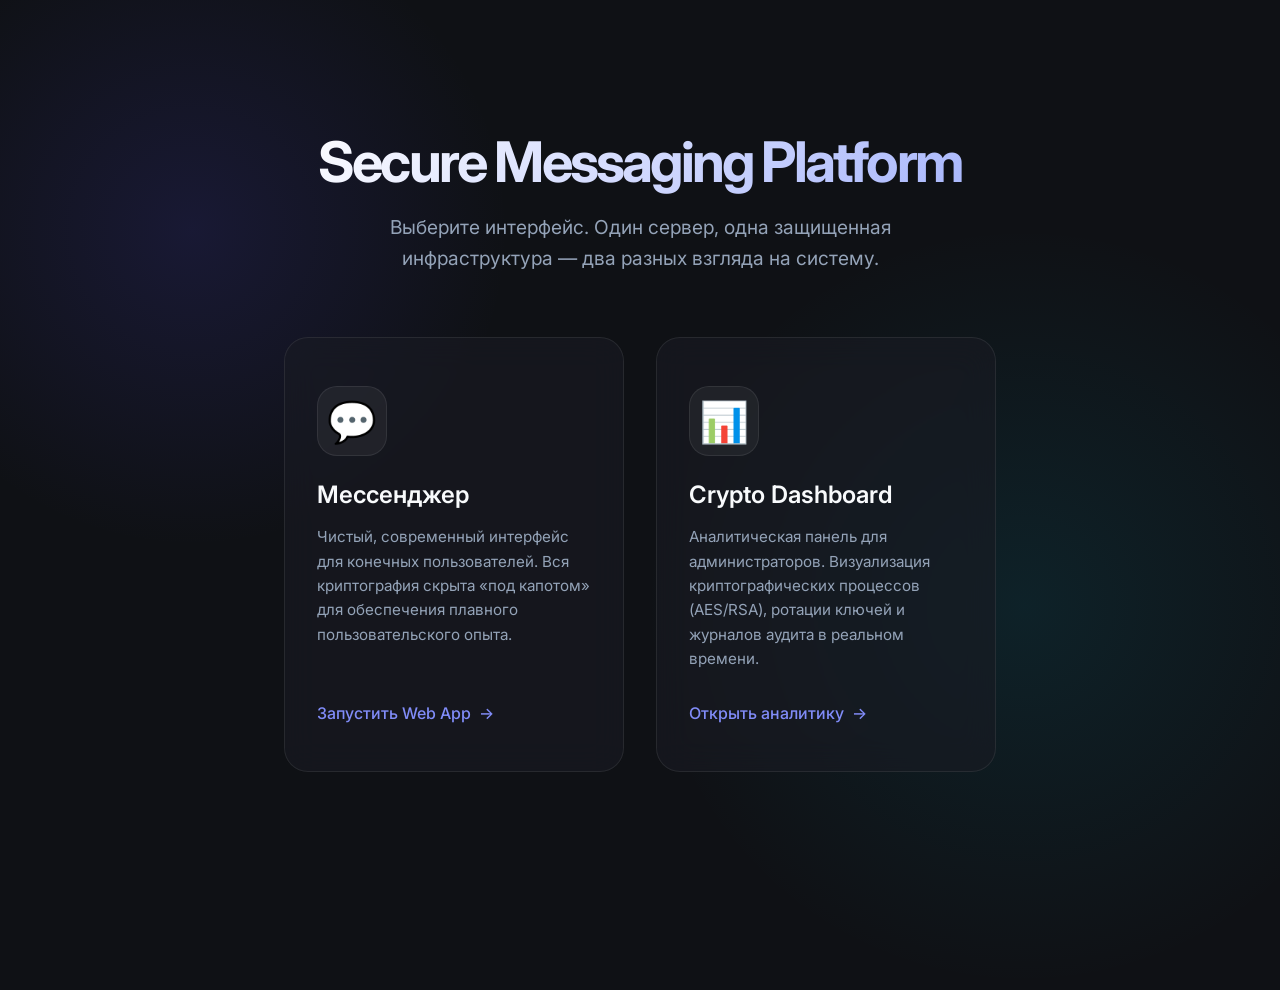
<file: src/main/resources/static/index.html>
<!DOCTYPE html>
<html lang="ru">
<head>
    <meta charset="UTF-8">
    <meta name="viewport" content="width=device-width, initial-scale=1.0">
    <title>Secure Messaging Platform</title>
    <link href="https://fonts.googleapis.com/css2?family=Inter:wght@300;400;500;600;700&display=swap" rel="stylesheet">
    <style>
        :root {
            --bg-color: #0f1115;
            --surface-color: rgba(25, 28, 36, 0.6);
            --primary-glow: #4f46e5;
            --secondary-glow: #06b6d4;
            --text-main: #f8fafc;
            --text-muted: #94a3b8;
            --glass-border: rgba(255, 255, 255, 0.08);
        }

        * {
            box-sizing: border-box;
            margin: 0;
            padding: 0;
            font-family: 'Inter', sans-serif;
        }

        body {
            background-color: var(--bg-color);
            color: var(--text-main);
            min-height: 100vh;
            display: flex;
            flex-direction: column;
            align-items: center;
            justify-content: center;
            overflow: hidden;
            position: relative;
        }

        /* Animated Background Gradients */
        .bg-orb-1 {
            position: absolute;
            top: -10%;
            left: -10%;
            width: 50vw;
            height: 50vw;
            background: radial-gradient(circle, rgba(79,70,229,0.15) 0%, rgba(0,0,0,0) 70%);
            animation: float 15s ease-in-out infinite alternate;
            z-index: -1;
        }

        .bg-orb-2 {
            position: absolute;
            bottom: -10%;
            right: -10%;
            width: 60vw;
            height: 60vw;
            background: radial-gradient(circle, rgba(6,182,212,0.1) 0%, rgba(0,0,0,0) 70%);
            animation: float 20s ease-in-out infinite alternate-reverse;
            z-index: -1;
        }

        @keyframes float {
            0% { transform: translate(0, 0) scale(1); }
            100% { transform: translate(5%, 5%) scale(1.1); }
        }

        .container {
            text-align: center;
            z-index: 10;
            padding: 2rem;
            max-width: 900px;
        }

        h1 {
            font-size: 3.5rem;
            font-weight: 700;
            letter-spacing: -0.05em;
            margin-bottom: 1rem;
            background: linear-gradient(135deg, #fff 0%, #a5b4fc 100%);
            -webkit-background-clip: text;
            -webkit-text-fill-color: transparent;
        }

        p.subtitle {
            font-size: 1.2rem;
            color: var(--text-muted);
            margin-bottom: 4rem;
            max-width: 600px;
            margin-left: auto;
            margin-right: auto;
            line-height: 1.6;
        }

        .cards-container {
            display: flex;
            gap: 2rem;
            justify-content: center;
            flex-wrap: wrap;
        }

        .card {
            background: var(--surface-color);
            backdrop-filter: blur(16px);
            -webkit-backdrop-filter: blur(16px);
            border: 1px solid var(--glass-border);
            border-radius: 24px;
            padding: 3rem 2rem;
            width: 340px;
            text-align: left;
            transition: all 0.4s cubic-bezier(0.175, 0.885, 0.32, 1.275);
            text-decoration: none;
            color: inherit;
            display: flex;
            flex-direction: column;
            position: relative;
            overflow: hidden;
        }

        .card::before {
            content: '';
            position: absolute;
            top: 0; left: 0; right: 0; height: 3px;
            background: linear-gradient(90deg, var(--primary-glow), var(--secondary-glow));
            opacity: 0;
            transition: opacity 0.3s ease;
        }

        .card:hover {
            transform: translateY(-10px) scale(1.02);
            border-color: rgba(255, 255, 255, 0.2);
            box-shadow: 0 20px 40px rgba(0,0,0,0.4), 0 0 40px rgba(79,70,229,0.1);
        }

        .card:hover::before {
            opacity: 1;
        }

        .card-icon {
            font-size: 2.5rem;
            margin-bottom: 1.5rem;
            display: inline-block;
            background: rgba(255,255,255,0.05);
            width: 70px;
            height: 70px;
            line-height: 70px;
            text-align: center;
            border-radius: 20px;
            border: 1px solid var(--glass-border);
        }

        .card h2 {
            font-size: 1.5rem;
            margin-bottom: 1rem;
            font-weight: 600;
        }

        .card p {
            color: var(--text-muted);
            font-size: 0.95rem;
            line-height: 1.6;
            flex-grow: 1;
            margin-bottom: 2rem;
        }

        .card-action {
            font-weight: 500;
            color: #818cf8;
            display: flex;
            align-items: center;
            gap: 0.5rem;
            transition: gap 0.2s ease;
        }

        .card:hover .card-action {
            gap: 0.8rem;
            color: #a5b4fc;
        }
    </style>
</head>
<body>
    <div class="bg-orb-1"></div>
    <div class="bg-orb-2"></div>

    <div class="container">
        <h1>Secure Messaging Platform</h1>
        <p class="subtitle">Выберите интерфейс. Один сервер, одна защищенная инфраструктура — два разных взгляда на систему.</p>

        <div class="cards-container">
            <!-- App Card -->
            <a href="/app/index.html" class="card">
                <div class="card-icon">💬</div>
                <h2>Мессенджер</h2>
                <p>Чистый, современный интерфейс для конечных пользователей. Вся криптография скрыта «под капотом» для обеспечения плавного пользовательского опыта.</p>
                <div class="card-action">
                    Запустить Web App <span>→</span>
                </div>
            </a>

            <!-- Dashboard Card -->
            <a href="/ui/demo.html" class="card">
                <div class="card-icon">📊</div>
                <h2>Crypto Dashboard</h2>
                <p>Аналитическая панель для администраторов. Визуализация криптографических процессов (AES/RSA), ротации ключей и журналов аудита в реальном времени.</p>
                <div class="card-action">
                    Открыть аналитику <span>→</span>
                </div>
            </a>
        </div>
    </div>
</body>
</html>
</file>
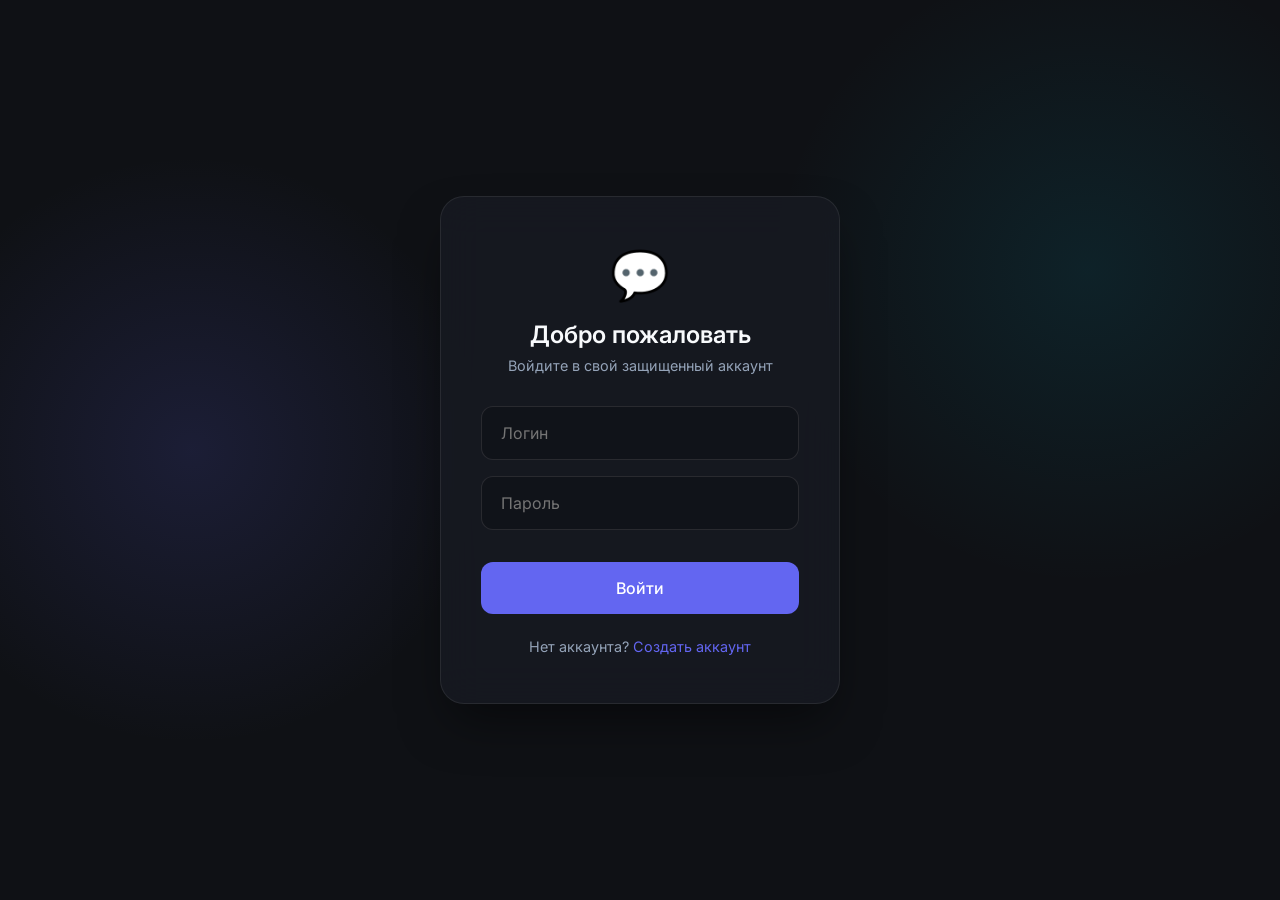
<file: src/main/resources/static/app/index.html>
<!DOCTYPE html>
<html lang="ru">
<head>
    <meta charset="UTF-8">
    <meta name="viewport" content="width=device-width, initial-scale=1.0">
    <title>Secure Messenger</title>
    <link href="https://fonts.googleapis.com/css2?family=Inter:wght@400;500;600&display=swap" rel="stylesheet">
    <link rel="stylesheet" href="app.css?v=2">
</head>
<body>
    <!-- Login Screen -->
    <div id="login-screen" class="screen active">
        <div class="glass-panel login-box">
            <div class="logo">💬</div>
            <h2>Добро пожаловать</h2>
            <p>Войдите в свой защищенный аккаунт</p>
            <div class="input-group">
                <input type="text" id="login-username" placeholder="Логин" autocomplete="off">
            </div>
            <div class="input-group">
                <input type="password" id="login-password" placeholder="Пароль">
            </div>
            <button class="btn-primary" onclick="app.login()">Войти</button>
            <div class="auth-switch">Нет аккаунта? <a href="#" onclick="app.toggleScreen('register-screen')">Создать аккаунт</a></div>
        </div>
    </div>

    <!-- Register Screen -->
    <div id="register-screen" class="screen">
        <div class="glass-panel login-box">
            <div class="logo">🔐</div>
            <h2>Создать аккаунт</h2>
            <p>Регистрация в Secure Messenger</p>
            <div class="input-group">
                <input type="text" id="reg-username" placeholder="Придумайте логин" autocomplete="off">
            </div>
            <div class="input-group">
                <input type="password" id="reg-password" placeholder="Придумайте пароль">
            </div>
            <div class="input-group">
                <select id="reg-role" class="styled-select">
                    <option value="USER">Пользователь (USER)</option>
                    <option value="ADMIN">Администратор (ADMIN)</option>
                </select>
            </div>
            <button class="btn-primary" onclick="app.register()">Зарегистрироваться</button>
            <div class="auth-switch">Уже есть аккаунт? <a href="#" onclick="app.toggleScreen('login-screen')">Войти</a></div>
        </div>
    </div>

    <!-- Main Chat Screen -->
    <div id="chat-screen" class="screen">
        <div class="app-container glass-panel">
            <!-- Sidebar -->
            <div class="sidebar">
                <div class="sidebar-header">
                    <div class="user-profile">
                        <div class="avatar" id="current-user-avatar">U</div>
                        <div class="user-info">
                            <span class="user-name" id="current-user-name">User</span>
                            <span class="status">В сети (Защищено)</span>
                        </div>
                    </div>
                    <button id="admin-dashboard-btn" class="btn-secondary" style="display: none; margin-top: 1rem; width: 100%;" onclick="window.open('/ui/demo.html', '_blank')">
                        📊 Открыть Dashboard
                    </button>
                </div>
                <div class="search-bar">
                    <input type="text" placeholder="Поиск контактов..." onkeyup="app.filterContacts(this.value)">
                </div>
                <div class="contact-list" id="contact-list">
                    <!-- Contacts injected by JS -->
                </div>
            </div>

            <!-- Chat Area -->
            <div class="chat-area">
                <div class="chat-header">
                    <div class="active-contact" id="active-contact-header">
                        Выберите контакт
                    </div>
                    <div class="crypto-badge" title="Все сообщения шифруются E2E">🔒 End-to-End Encrypted</div>
                </div>
                <div class="message-list" id="message-list">
                    <!-- Messages injected by JS -->
                    <div class="empty-state">Нет активного чата</div>
                </div>
                <div class="message-input-area">
                    <input type="text" id="message-input" placeholder="Написать защищенное сообщение..." onkeypress="app.handleKeyPress(event)" disabled>
                    <button class="btn-send" onclick="app.sendMessage()" id="btn-send" disabled>
                        <svg viewBox="0 0 24 24" width="24" height="24" stroke="currentColor" stroke-width="2" fill="none" stroke-linecap="round" stroke-linejoin="round"><line x1="22" y1="2" x2="11" y2="13"></line><polygon points="22 2 15 22 11 13 2 9 22 2"></polygon></svg>
                    </button>
                </div>
            </div>
        </div>
    </div>

    <script src="app.js?v=2"></script>
</body>
</html>
</file>
<file: src/main/resources/static/app/app.css>
:root {
    --bg-base: #0f1115;
    --glass-bg: rgba(25, 28, 36, 0.7);
    --glass-border: rgba(255, 255, 255, 0.08);
    --primary: #6366f1;
    --primary-hover: #4f46e5;
    --text-main: #f8fafc;
    --text-muted: #94a3b8;
    --msg-sent: #6366f1;
    --msg-received: rgba(255, 255, 255, 0.1);
}

* { box-sizing: border-box; margin: 0; padding: 0; font-family: 'Inter', sans-serif; }

body {
    background-color: var(--bg-base);
    background-image: 
        radial-gradient(circle at 15% 50%, rgba(99, 102, 241, 0.15), transparent 25%),
        radial-gradient(circle at 85% 30%, rgba(6, 182, 212, 0.1), transparent 25%);
    color: var(--text-main);
    height: 100vh;
    display: flex;
    align-items: center;
    justify-content: center;
    overflow: hidden;
}

.screen { display: none; width: 100%; height: 100%; align-items: center; justify-content: center; }
.screen.active { display: flex; animation: fadeIn 0.4s ease; }
@keyframes fadeIn { from { opacity: 0; transform: scale(0.98); } to { opacity: 1; transform: scale(1); } }

.glass-panel {
    background: var(--glass-bg);
    backdrop-filter: blur(20px);
    -webkit-backdrop-filter: blur(20px);
    border: 1px solid var(--glass-border);
    border-radius: 24px;
    box-shadow: 0 25px 50px -12px rgba(0, 0, 0, 0.5);
}

/* Login */
.login-box { width: 400px; padding: 3rem 2.5rem; text-align: center; }
.logo { font-size: 3rem; margin-bottom: 1rem; }
.login-box h2 { font-weight: 600; margin-bottom: 0.5rem; }
.login-box p { color: var(--text-muted); font-size: 0.9rem; margin-bottom: 2rem; }

.input-group { margin-bottom: 1rem; }
input {
    width: 100%; padding: 1rem 1.2rem;
    background: rgba(0,0,0,0.2); border: 1px solid rgba(255,255,255,0.1);
    border-radius: 12px; color: white; font-size: 1rem; transition: border 0.3s;
}
input:focus { outline: none; border-color: var(--primary); }

.btn-primary {
    width: 100%; padding: 1rem; margin-top: 1rem;
    background: var(--primary); color: white; border: none;
    border-radius: 12px; font-size: 1rem; font-weight: 500;
    cursor: pointer; transition: background 0.2s;
}
.btn-primary:hover { background: var(--primary-hover); }
.btn-secondary {
    padding: 0.8rem; background: rgba(255,255,255,0.1); color: white; border: 1px solid var(--glass-border);
    border-radius: 12px; font-size: 0.9rem; cursor: pointer; transition: background 0.2s;
}
.btn-secondary:hover { background: rgba(255,255,255,0.2); }
.auth-switch { margin-top: 1.5rem; font-size: 0.9rem; color: var(--text-muted); }
.auth-switch a { color: var(--primary); text-decoration: none; }

.styled-select {
    width: 100%; padding: 1rem 1.2rem;
    background: rgba(0,0,0,0.5); border: 1px solid rgba(255,255,255,0.1);
    border-radius: 12px; color: white; font-size: 1rem; transition: border 0.3s;
    appearance: none; -webkit-appearance: none;
}
.styled-select option { background: #1f2937; color: white; }

/* Chat App */
.app-container {
    width: 90%; max-width: 1200px; height: 85vh;
    display: flex; overflow: hidden;
}

.sidebar { width: 320px; border-right: 1px solid var(--glass-border); display: flex; flex-direction: column; }
.sidebar-header { padding: 1.5rem; border-bottom: 1px solid var(--glass-border); }
.user-profile { display: flex; align-items: center; gap: 1rem; }
.avatar { width: 48px; height: 48px; border-radius: 50%; background: linear-gradient(135deg, #6366f1, #8b5cf6); display: flex; align-items: center; justify-content: center; font-weight: 600; font-size: 1.2rem; }
.user-info { display: flex; flex-direction: column; }
.user-name { font-weight: 600; }
.status { font-size: 0.8rem; color: #10b981; }

.search-bar { padding: 1rem; }
.search-bar input { padding: 0.8rem 1rem; border-radius: 20px; font-size: 0.9rem; }

.contact-list { flex-grow: 1; overflow-y: auto; }
.contact-item { padding: 1rem 1.5rem; display: flex; align-items: center; gap: 1rem; cursor: pointer; transition: background 0.2s; }
.contact-item:hover { background: rgba(255,255,255,0.05); }
.contact-item.active { background: rgba(99, 102, 241, 0.15); border-left: 3px solid var(--primary); }

.bot-badge {
    background: rgba(16, 185, 129, 0.2);
    color: #10b981;
    font-size: 0.65rem;
    font-weight: 700;
    padding: 0.15rem 0.4rem;
    border-radius: 4px;
    margin-left: 0.5rem;
    vertical-align: middle;
}
.bot-contact { border-left: 2px solid rgba(16, 185, 129, 0.3); }

.chat-area { flex-grow: 1; display: flex; flex-direction: column; background: rgba(0,0,0,0.15); }
.chat-header { padding: 1.5rem; border-bottom: 1px solid var(--glass-border); display: flex; justify-content: space-between; align-items: center; }
.active-contact { font-weight: 600; font-size: 1.1rem; }
.crypto-badge { font-size: 0.8rem; background: rgba(16, 185, 129, 0.1); color: #10b981; padding: 0.4rem 0.8rem; border-radius: 20px; border: 1px solid rgba(16, 185, 129, 0.2); }

.message-list { flex-grow: 1; overflow-y: auto; padding: 2rem; display: flex; flex-direction: column; gap: 1rem; }
.empty-state { text-align: center; margin: auto; color: var(--text-muted); }
.msg { max-width: 70%; padding: 1rem 1.2rem; border-radius: 18px; line-height: 1.5; font-size: 0.95rem; animation: slideUp 0.3s ease; }
@keyframes slideUp { from { opacity: 0; transform: translateY(10px); } to { opacity: 1; transform: translateY(0); } }
.msg.sent { align-self: flex-end; background: var(--msg-sent); border-bottom-right-radius: 4px; }
.msg.received { align-self: flex-start; background: var(--msg-received); border-bottom-left-radius: 4px; }

.message-input-area { padding: 1.5rem; border-top: 1px solid var(--glass-border); display: flex; gap: 1rem; align-items: center; background: rgba(0,0,0,0.2); }
.message-input-area input { flex-grow: 1; border-radius: 24px; }
.message-input-area input:disabled { opacity: 0.5; cursor: not-allowed; }
.btn-send { width: 50px; height: 50px; border-radius: 50%; background: var(--primary); color: white; border: none; cursor: pointer; display: flex; align-items: center; justify-content: center; transition: transform 0.2s; }
.btn-send:hover:not(:disabled) { transform: scale(1.05); }
.btn-send:disabled { background: rgba(255,255,255,0.1); cursor: not-allowed; color: var(--text-muted); }

/* Scrollbar styling */
::-webkit-scrollbar { width: 6px; }
::-webkit-scrollbar-track { background: transparent; }
::-webkit-scrollbar-thumb { background: rgba(255,255,255,0.1); border-radius: 10px; }
::-webkit-scrollbar-thumb:hover { background: rgba(255,255,255,0.2); }
</file>
